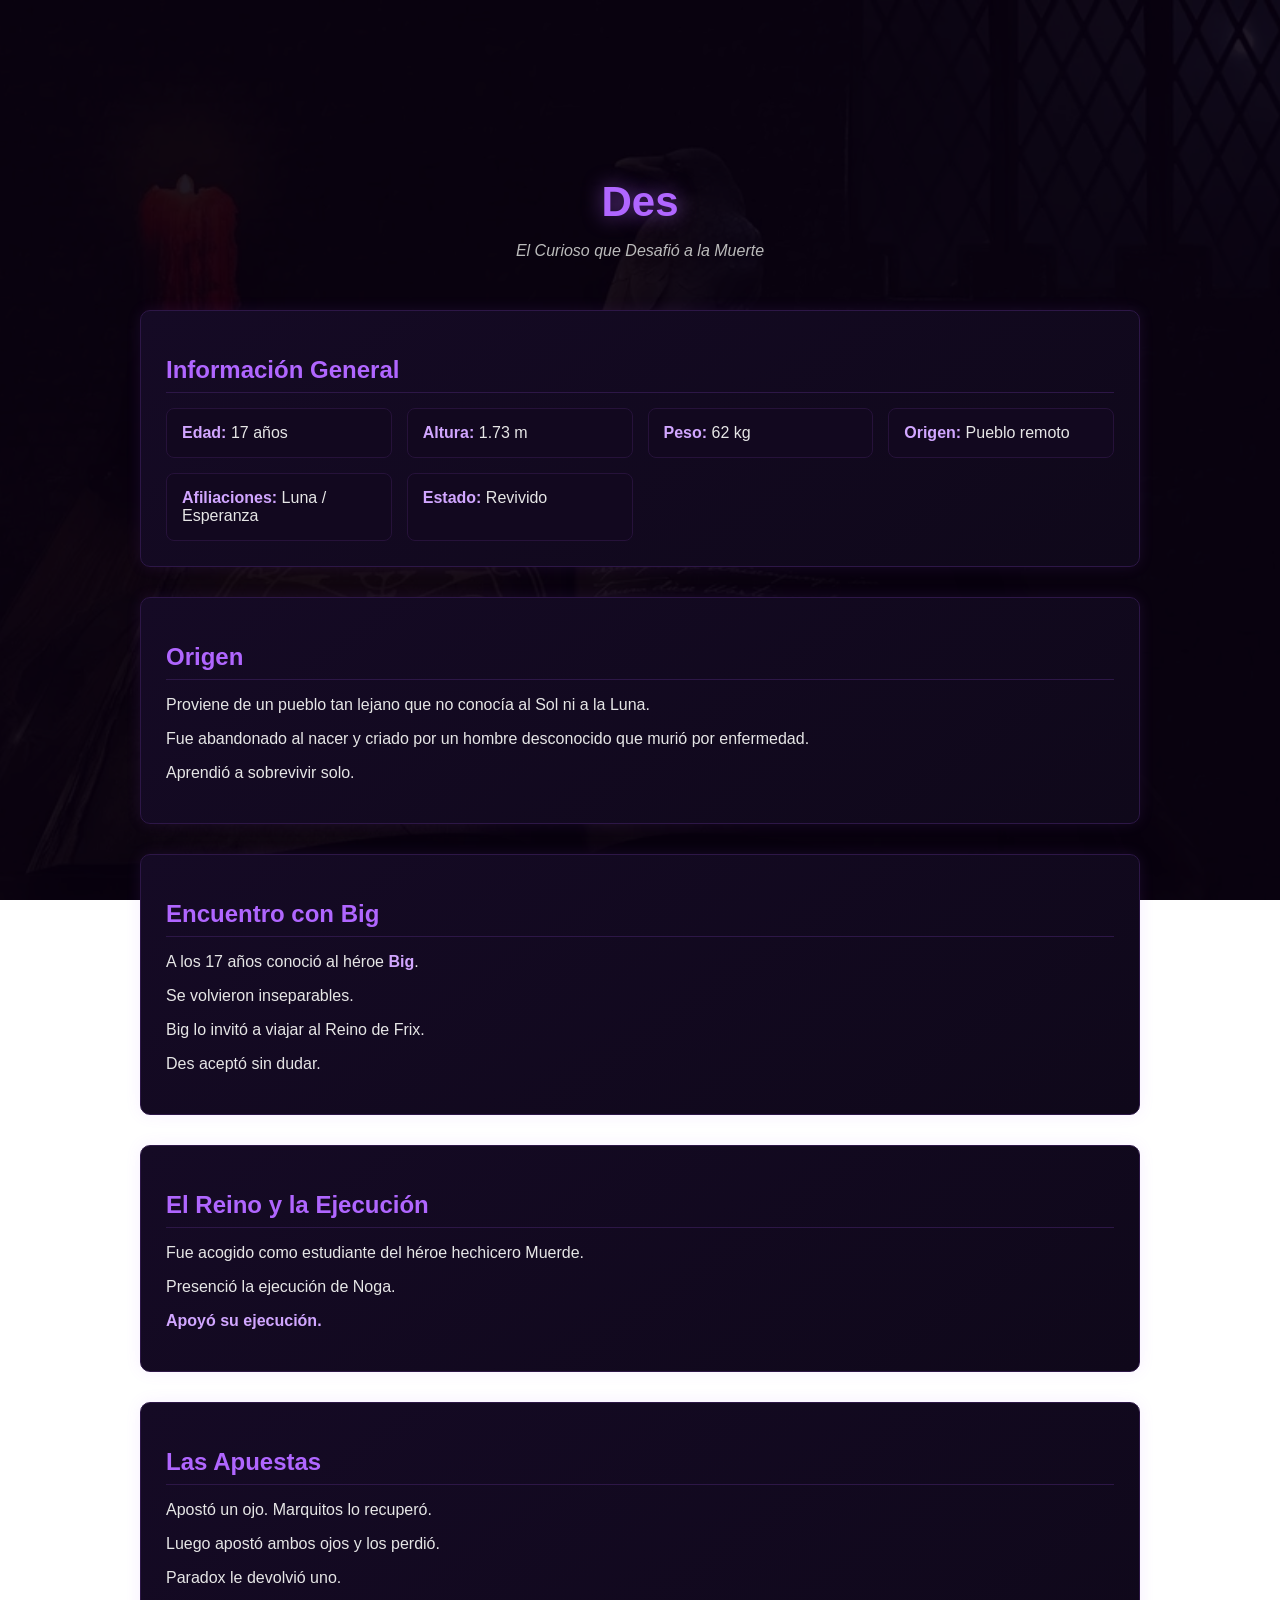
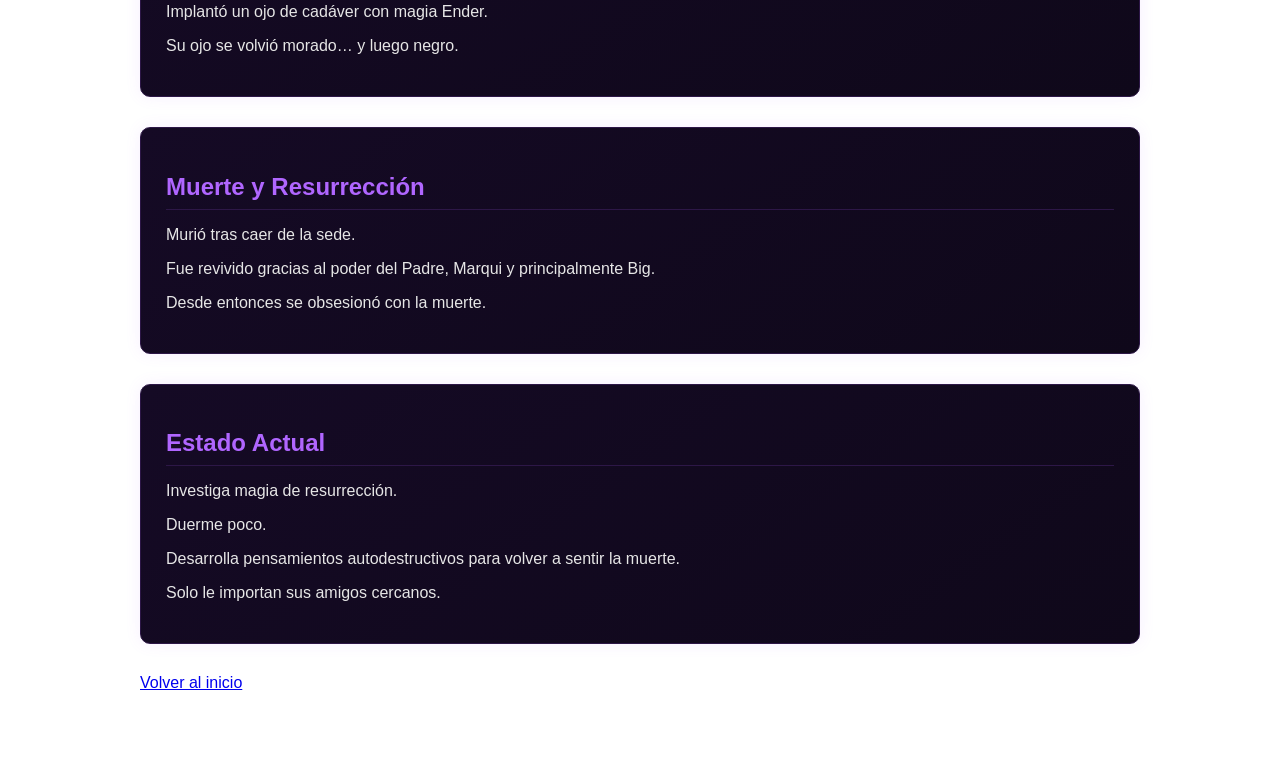
<file: des.html>
<!DOCTYPE html>
<html lang="es">
<head>
    <meta charset="UTF-8">
    <title>Des | El Curioso que Desafió a la Muerte</title>

    <style>
        body{
            margin:0;
            padding:0;
            font-family: Arial, sans-serif;
            background: url("fondo de des.png") center/cover no-repeat fixed;
            color:#e6e6e6;
            position:relative;
        }

        body::before{
            content:"";
            position:fixed;
            inset:0;
            background:rgba(8,0,15,0.9);
            z-index:-1;
        }

        .profile-container{
            max-width:1000px;
            margin:120px auto 60px auto;
            padding:30px;
        }

        .profile-header{
            text-align:center;
            margin-bottom:50px;
        }

        .profile-header h1{
            font-size:42px;
            color:#b066ff;
            text-shadow:0 0 20px rgba(176,102,255,0.6);
            margin-bottom:10px;
        }

        .profile-header p{
            font-style:italic;
            color:#bbb;
        }

        .profile-section{
            background:linear-gradient(145deg,#150a25,#0f081a);
            padding:25px;
            margin-bottom:30px;
            border-radius:10px;
            border:1px solid #2d1747;
            box-shadow:0 0 15px rgba(176,102,255,0.1);
            transition:0.3s;
        }

        .profile-section:hover{
            box-shadow:0 0 25px rgba(176,102,255,0.4);
            transform:translateY(-3px);
        }

        .profile-section h2{
            color:#b066ff;
            margin-bottom:15px;
            border-bottom:1px solid #2d1747;
            padding-bottom:8px;
        }

        .highlight{
            color:#d1a6ff;
            font-weight:bold;
        }

        .info-grid{
            display:grid;
            grid-template-columns:repeat(auto-fit,minmax(200px,1fr));
            gap:15px;
        }

        .info-box{
            background:#12081f;
            padding:15px;
            border-radius:8px;
            border:1px solid #26123a;
        }

        .info-box strong{
            color:#d1a6ff;
        }

        .back-btn{
            display:inline-block;
            margin-top:30px;
            padding:12px 25px;
            background:#b066ff;
            text-decoration:none;
            color:white;
            border-radius:6px;
            transition:0.3s;
            box-shadow:0 0 15px rgba(176,102,255,0.4);
        }

        .back-btn:hover{
            background:#d1a6ff;
            color:black;
            box-shadow:0 0 25px rgba(176,102,255,0.8);
            transform:scale(1.05);
        }

        @media (max-width:768px){
            .profile-container{
                padding:15px;
                margin-top:80px;
            }

            .profile-header h1{
                font-size:28px;
            }
        }
    </style>
</head>

<body>

<div class="profile-container">

    <div class="profile-header">
        <h1>Des</h1>
        <p><em>El Curioso que Desafió a la Muerte</em></p>
    </div>

    <div class="profile-section">
        <h2>Información General</h2>
        <div class="info-grid">
            <div class="info-box"><strong>Edad:</strong> 17 años</div>
            <div class="info-box"><strong>Altura:</strong> 1.73 m</div>
            <div class="info-box"><strong>Peso:</strong> 62 kg</div>
            <div class="info-box"><strong>Origen:</strong> Pueblo remoto</div>
            <div class="info-box"><strong>Afiliaciones:</strong> Luna / Esperanza</div>
            <div class="info-box"><strong>Estado:</strong> Revivido</div>
        </div>
    </div>

    <div class="profile-section">
        <h2>Origen</h2>
        <p>Proviene de un pueblo tan lejano que no conocía al Sol ni a la Luna.</p>
        <p>Fue abandonado al nacer y criado por un hombre desconocido que murió por enfermedad.</p>
        <p>Aprendió a sobrevivir solo.</p>
    </div>

    <div class="profile-section">
        <h2>Encuentro con Big</h2>
        <p>A los 17 años conoció al héroe <span class="highlight">Big</span>.</p>
        <p>Se volvieron inseparables.</p>
        <p>Big lo invitó a viajar al Reino de Frix.</p>
        <p>Des aceptó sin dudar.</p>
    </div>

    <div class="profile-section">
        <h2>El Reino y la Ejecución</h2>
        <p>Fue acogido como estudiante del héroe hechicero Muerde.</p>
        <p>Presenció la ejecución de Noga.</p>
        <p><span class="highlight">Apoyó su ejecución.</span></p>
    </div>

    <div class="profile-section">
        <h2>Las Apuestas</h2>
        <p>Apostó un ojo. Marquitos lo recuperó.</p>
        <p>Luego apostó ambos ojos y los perdió.</p>
        <p>Paradox le devolvió uno.</p>
        <p>Implantó un ojo de cadáver con magia Ender.</p>
        <p>Su ojo se volvió morado… y luego negro.</p>
    </div>

    <div class="profile-section">
        <h2>Muerte y Resurrección</h2>
        <p>Murió tras caer de la sede.</p>
        <p>Fue revivido gracias al poder del Padre, Marqui y principalmente Big.</p>
        <p>Desde entonces se obsesionó con la muerte.</p>
    </div>

    <div class="profile-section">
        <h2>Estado Actual</h2>
        <p>Investiga magia de resurrección.</p>
        <p>Duerme poco.</p>
        <p>Desarrolla pensamientos autodestructivos para volver a sentir la muerte.</p>
        <p>Solo le importan sus amigos cercanos.</p>
    </div>
   <a href="index.html">Volver al inicio</a>

</div>

</body>
</html>
</file>
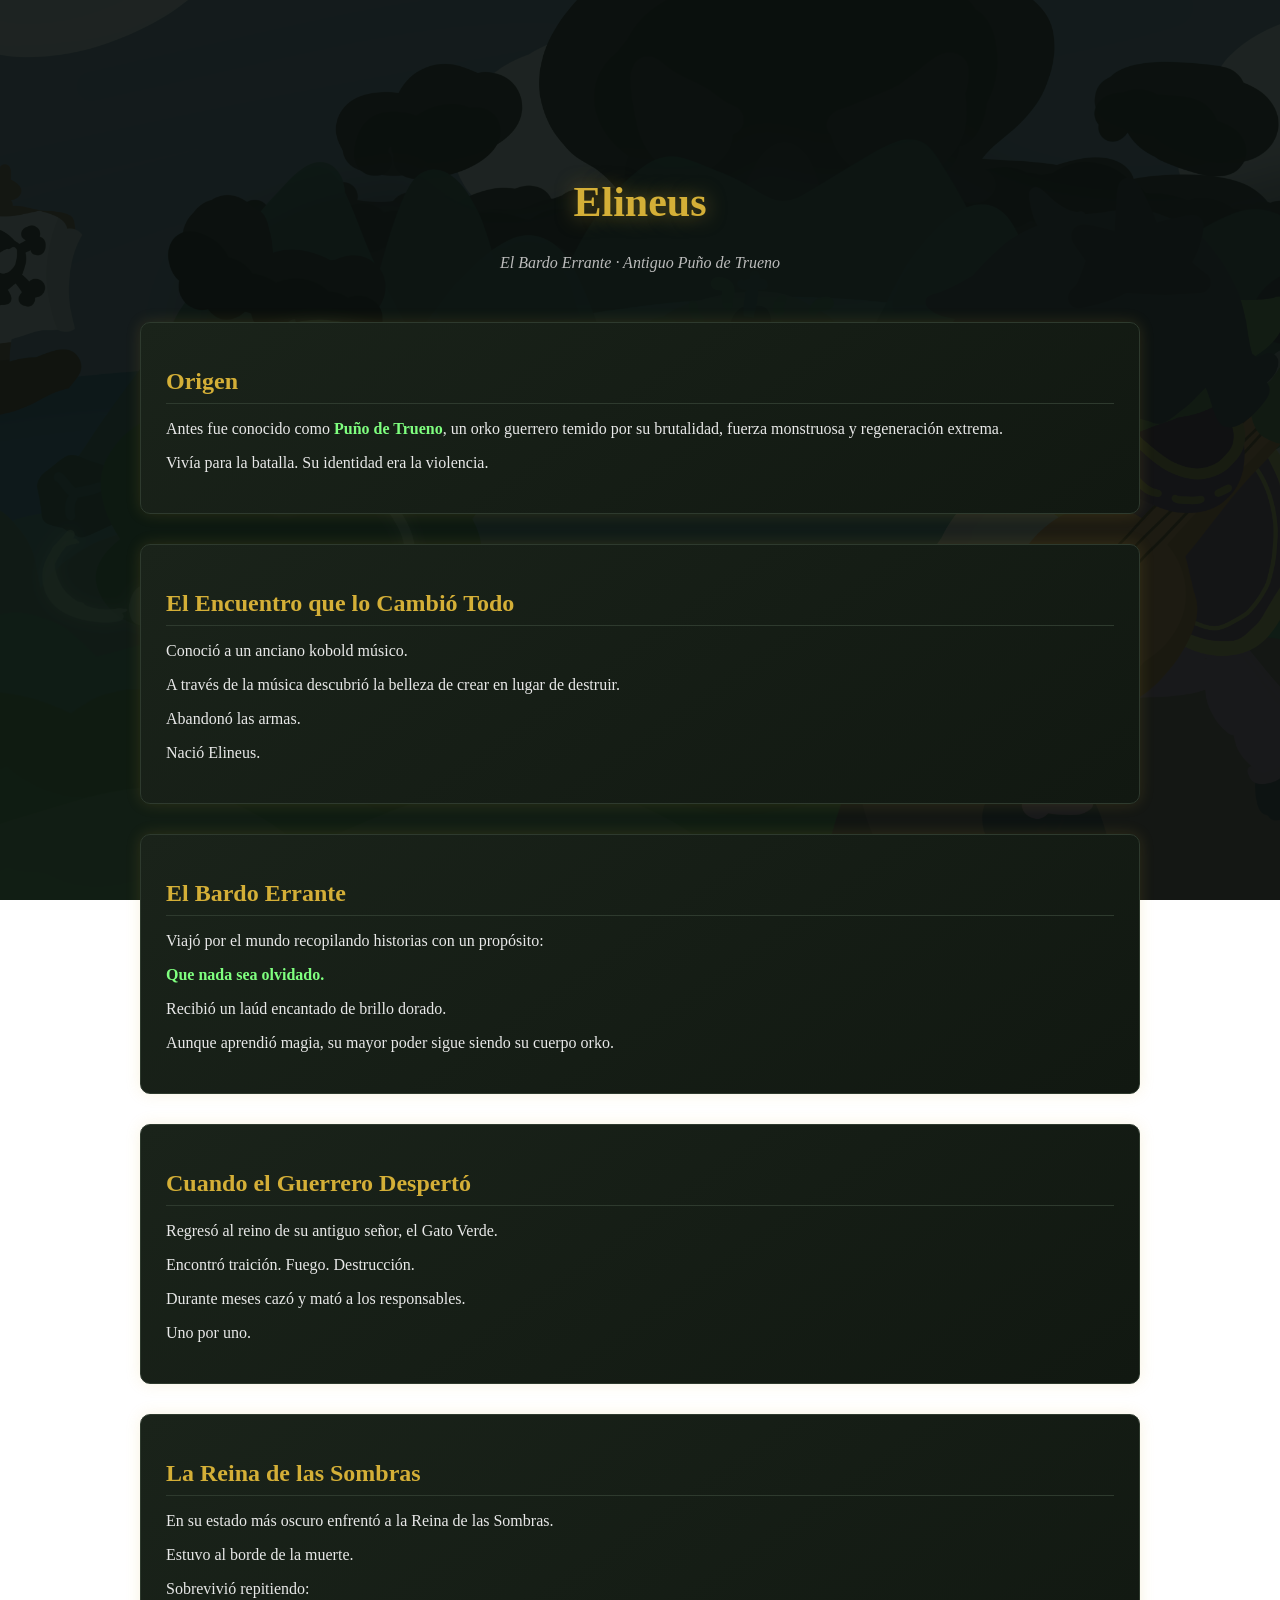
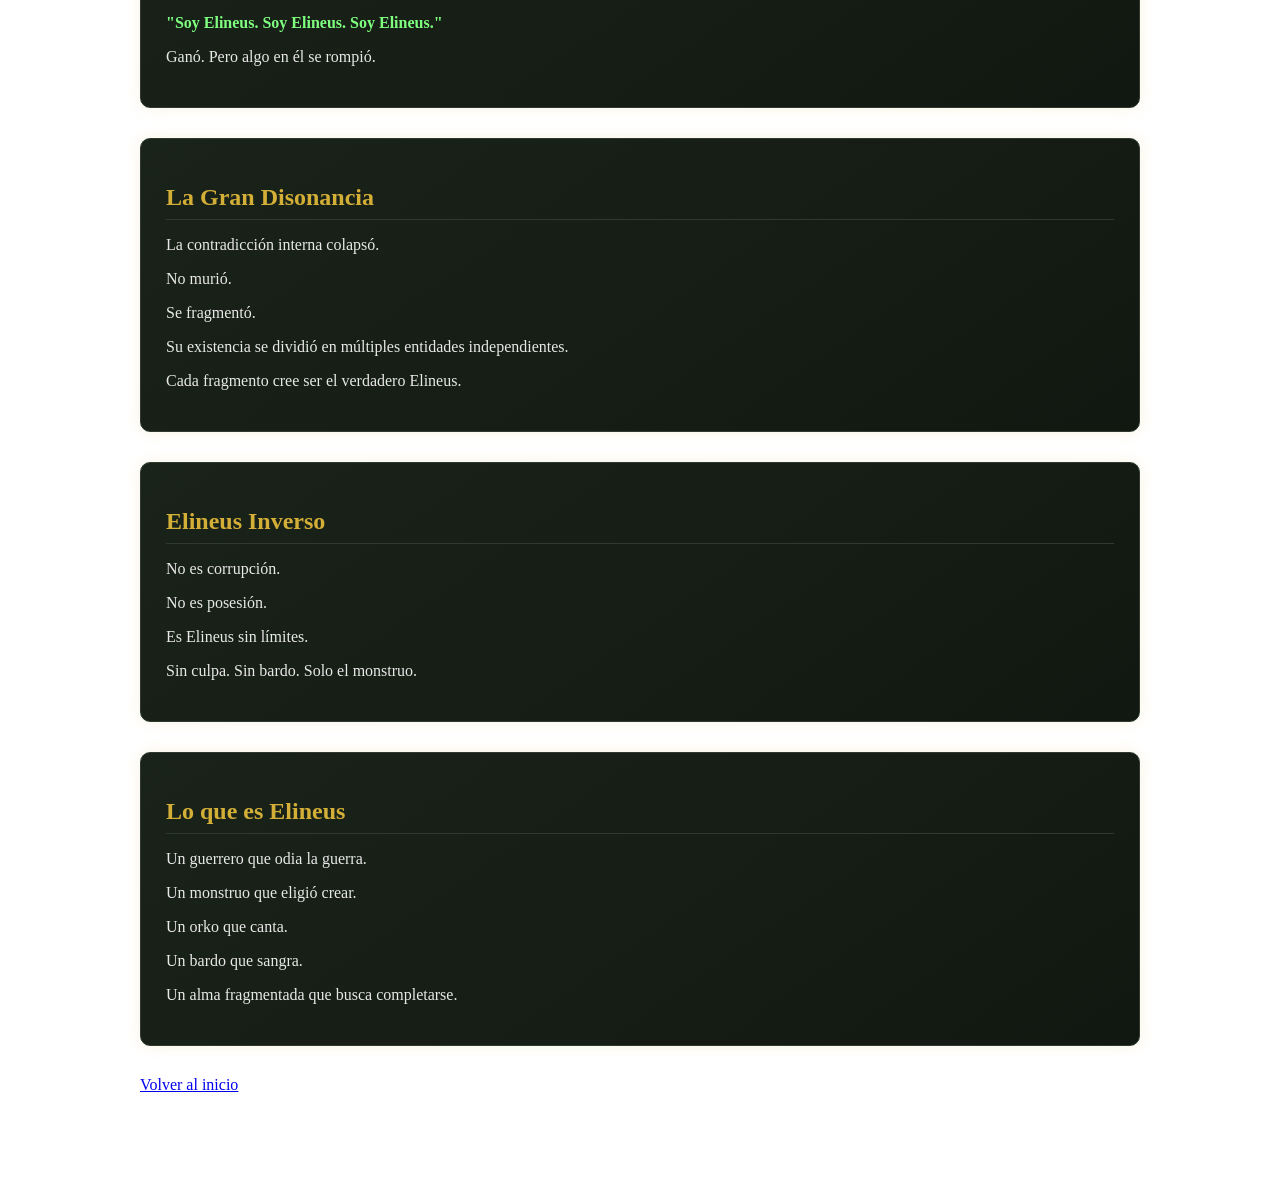
<file: elineus.html>
<!DOCTYPE html>
<html lang="es">
<head>
<meta charset="UTF-8">
<title>Elineus | El Bardo Errante</title>

<style>
body{
    margin:0;
    padding:0;
    font-family: 'Georgia', serif;
    background:url("fondo de elineus.png") center/cover no-repeat fixed;
    color:#e8e8e8;
    position:relative;
}

body::before{
    content:"";
    position:fixed;
    inset:0;
    background:rgba(10,15,10,0.90);
    z-index:-1;
}

.profile-container{
    max-width:1000px;
    margin:120px auto 60px auto;
    padding:30px;
}

.profile-header{
    text-align:center;
    margin-bottom:50px;
}

.profile-header h1{
    font-size:42px;
    color:#d4af37;
    text-shadow:0 0 20px rgba(212,175,55,0.5);
}

.profile-header p{
    font-style:italic;
    color:#bbb;
}

.profile-section{
    background:linear-gradient(145deg,#1a231a,#111811);
    padding:25px;
    margin-bottom:30px;
    border-radius:10px;
    border:1px solid #2e3a2e;
    box-shadow:0 0 15px rgba(212,175,55,0.15);
    transition:0.3s;
}

.profile-section:hover{
    box-shadow:0 0 25px rgba(212,175,55,0.4);
    transform:translateY(-3px);
}

.profile-section h2{
    color:#d4af37;
    border-bottom:1px solid #2e3a2e;
    padding-bottom:8px;
    margin-bottom:15px;
}

.highlight{
    color:#7fff7f;
    font-weight:bold;
}

.back-btn{
    display:inline-block;
    margin-top:30px;
    padding:12px 25px;
    background:#d4af37;
    text-decoration:none;
    color:black;
    border-radius:6px;
    transition:0.3s;
    box-shadow:0 0 15px rgba(212,175,55,0.4);
}

.back-btn:hover{
    background:#ffffff;
    transform:scale(1.05);
}
</style>
</head>

<body>

<div class="profile-container">

<div class="profile-header">
    <h1>Elineus</h1>
    <p><em>El Bardo Errante · Antiguo Puño de Trueno</em></p>
</div>

<div class="profile-section">
<h2>Origen</h2>
<p>Antes fue conocido como <span class="highlight">Puño de Trueno</span>, un orko guerrero temido por su brutalidad, fuerza monstruosa y regeneración extrema.</p>
<p>Vivía para la batalla. Su identidad era la violencia.</p>
</div>

<div class="profile-section">
<h2>El Encuentro que lo Cambió Todo</h2>
<p>Conoció a un anciano kobold músico.</p>
<p>A través de la música descubrió la belleza de crear en lugar de destruir.</p>
<p>Abandonó las armas.</p>
<p>Nació Elineus.</p>
</div>

<div class="profile-section">
<h2>El Bardo Errante</h2>
<p>Viajó por el mundo recopilando historias con un propósito:</p>
<p class="highlight">Que nada sea olvidado.</p>
<p>Recibió un laúd encantado de brillo dorado.</p>
<p>Aunque aprendió magia, su mayor poder sigue siendo su cuerpo orko.</p>
</div>

<div class="profile-section">
<h2>Cuando el Guerrero Despertó</h2>
<p>Regresó al reino de su antiguo señor, el Gato Verde.</p>
<p>Encontró traición. Fuego. Destrucción.</p>
<p>Durante meses cazó y mató a los responsables.</p>
<p>Uno por uno.</p>
</div>

<div class="profile-section">
<h2>La Reina de las Sombras</h2>
<p>En su estado más oscuro enfrentó a la Reina de las Sombras.</p>
<p>Estuvo al borde de la muerte.</p>
<p>Sobrevivió repitiendo:</p>
<p class="highlight">"Soy Elineus. Soy Elineus. Soy Elineus."</p>
<p>Ganó. Pero algo en él se rompió.</p>
</div>

<div class="profile-section">
<h2>La Gran Disonancia</h2>
<p>La contradicción interna colapsó.</p>
<p>No murió.</p>
<p>Se fragmentó.</p>
<p>Su existencia se dividió en múltiples entidades independientes.</p>
<p>Cada fragmento cree ser el verdadero Elineus.</p>
</div>

<div class="profile-section">
<h2>Elineus Inverso</h2>
<p>No es corrupción.</p>
<p>No es posesión.</p>
<p>Es Elineus sin límites.</p>
<p>Sin culpa. Sin bardo. Solo el monstruo.</p>
</div>

<div class="profile-section">
<h2>Lo que es Elineus</h2>
<p>Un guerrero que odia la guerra.</p>
<p>Un monstruo que eligió crear.</p>
<p>Un orko que canta.</p>
<p>Un bardo que sangra.</p>
<p>Un alma fragmentada que busca completarse.</p>
</div>

   <a href="index.html">Volver al inicio</a>


</div>

</body>
</html>
</file>
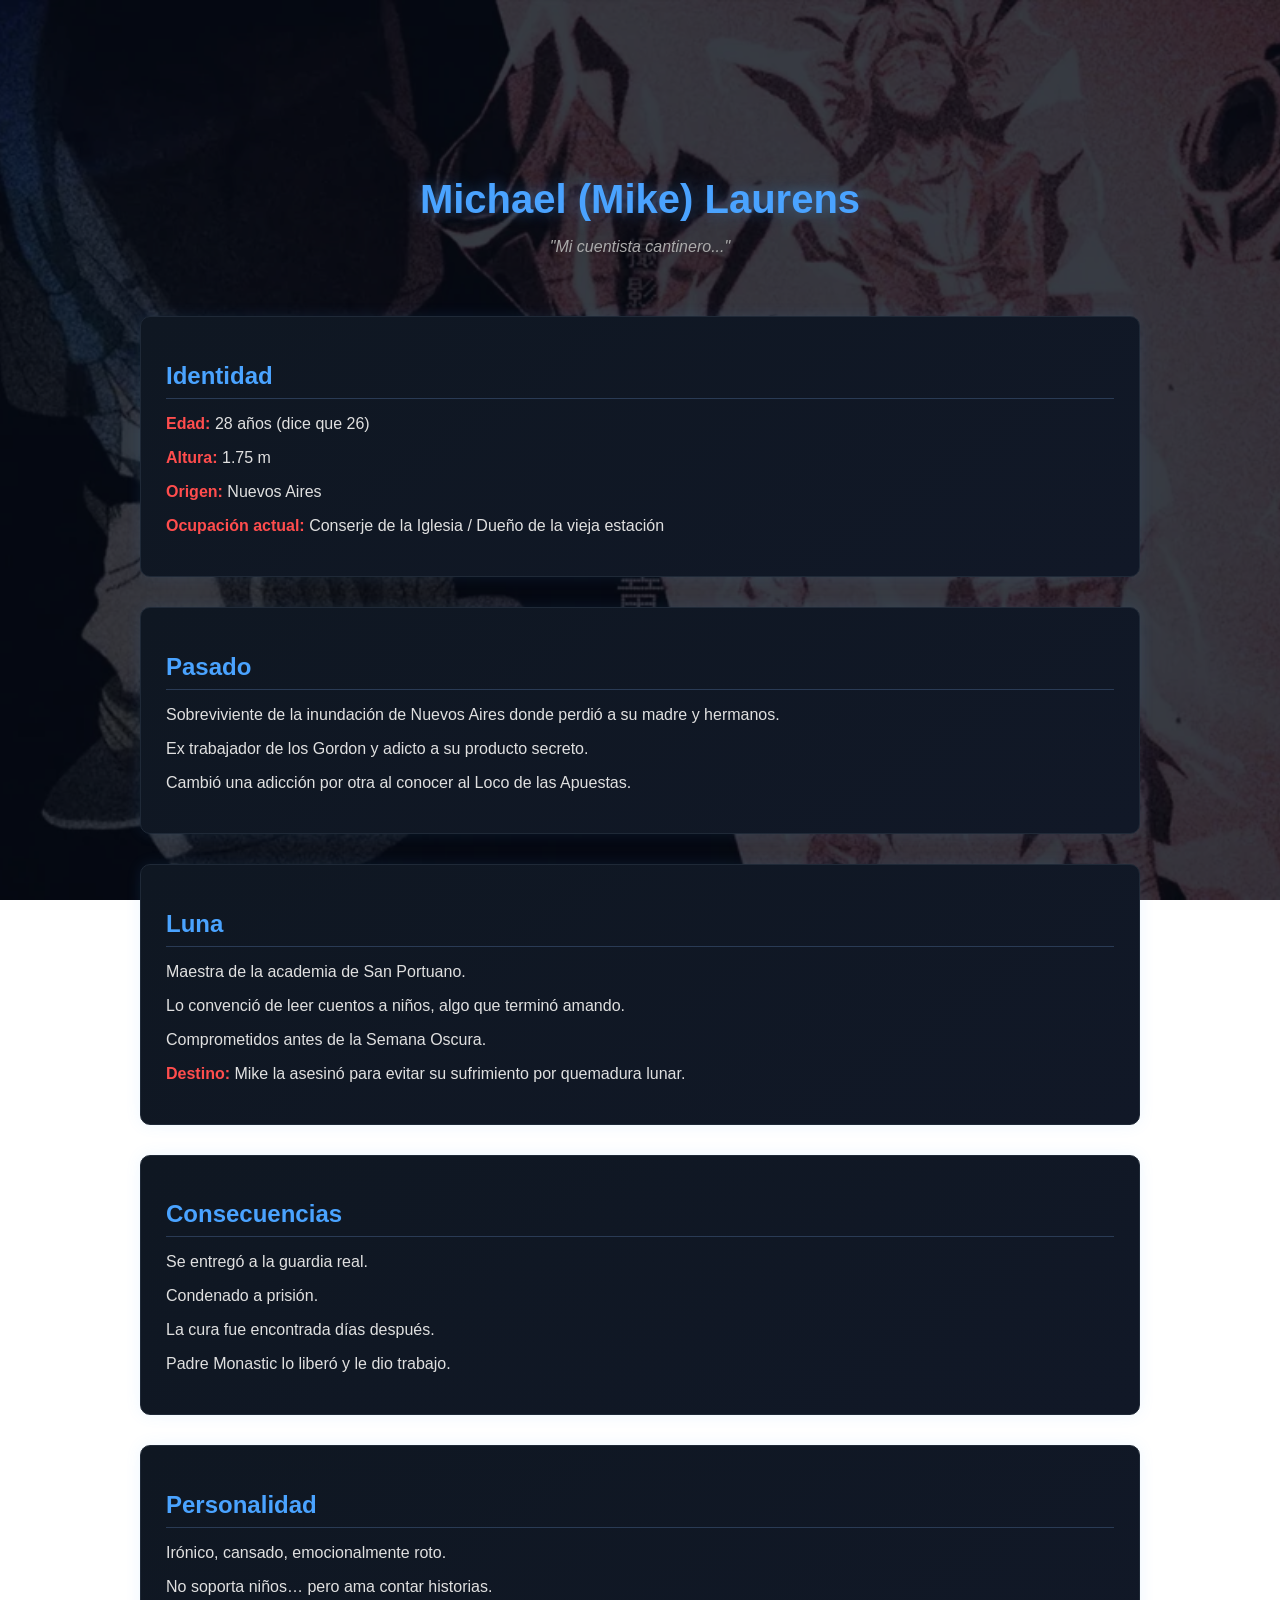
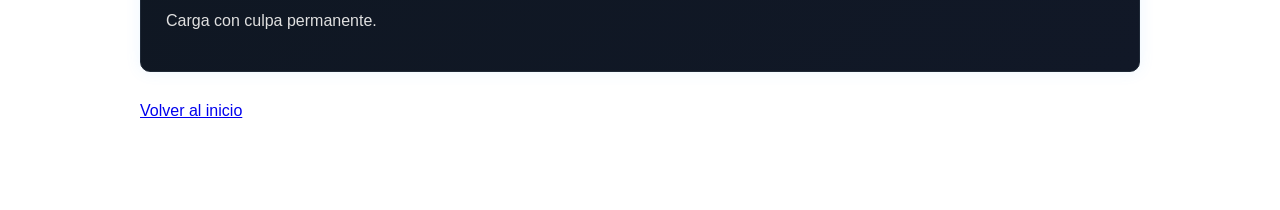
<file: mike.html>
<!DOCTYPE html>
<html lang="es">
<head>
    <meta charset="UTF-8">
    <title>Michael Laurens</title>

    <style>
        body{
            margin:0;
            padding:0;
            font-family: Arial, sans-serif;
            background: url("fondo de mike.png") center/cover no-repeat fixed;
            color:#e0e0e0;
            position:relative;
        }

      
        body::before{
            content:"";
            position:fixed;
            inset:0;
            background:rgba(5,10,20,0.8);
            z-index:-1;
        }

        .profile-container{
            max-width:1000px;
            margin:120px auto 60px auto;
            padding:30px;
        }

        .profile-header{
            text-align:center;
            margin-bottom:60px;
        }

        .profile-header h1{
            font-size:40px;
            color:#4aa3ff;
            text-shadow:0 0 15px rgba(74,163,255,0.4);
            margin-bottom:10px;
        }

        .profile-header p{
            font-style:italic;
            color:#aaa;
        }

        .profile-section{
            background:linear-gradient(145deg,#0f1722,#111827);
            padding:25px;
            margin-bottom:30px;
            border-radius:10px;
            border:1px solid #1f2937;
            box-shadow:0 0 15px rgba(74,163,255,0.1);
            transition:0.3s;
        }

        .profile-section:hover{
            box-shadow:0 0 25px rgba(74,163,255,0.3);
            transform:translateY(-3px);
        }

        .profile-section h2{
            color:#4aa3ff;
            margin-bottom:15px;
            border-bottom:1px solid #2a3b55;
            padding-bottom:8px;
        }

        .highlight{
            color:#ff4d4d;
            font-weight:bold;
        }

        ul{
            padding-left:20px;
        }

        .back-btn{
            display:inline-block;
            margin-top:30px;
            padding:12px 25px;
            background:#4aa3ff;
            text-decoration:none;
            color:white;
            border-radius:6px;
            transition:0.3s;
            box-shadow:0 0 15px rgba(74,163,255,0.3);
        }

        .back-btn:hover{
            background:#2b82d9;
            box-shadow:0 0 25px rgba(74,163,255,0.6);
            transform:scale(1.05);
        }

        @media (max-width:768px){
            .profile-container{
                padding:15px;
                margin-top:80px;
            }

            .profile-header h1{
                font-size:28px;
            }
        }
    </style>
</head>

<body>

<div class="profile-container">

    <div class="profile-header">
        <h1>Michael (Mike) Laurens</h1>
        <p><em>"Mi cuentista cantinero..."</em></p>
    </div>

    <div class="profile-section">
        <h2>Identidad</h2>
        <p><span class="highlight">Edad:</span> 28 años (dice que 26)</p>
        <p><span class="highlight">Altura:</span> 1.75 m</p>
        <p><span class="highlight">Origen:</span> Nuevos Aires</p>
        <p><span class="highlight">Ocupación actual:</span> Conserje de la Iglesia / Dueño de la vieja estación</p>
    </div>

    <div class="profile-section">
        <h2>Pasado</h2>
        <p>Sobreviviente de la inundación de Nuevos Aires donde perdió a su madre y hermanos.</p>
        <p>Ex trabajador de los Gordon y adicto a su producto secreto.</p>
        <p>Cambió una adicción por otra al conocer al Loco de las Apuestas.</p>
    </div>

    <div class="profile-section">
        <h2>Luna</h2>
        <p>Maestra de la academia de San Portuano.</p>
        <p>Lo convenció de leer cuentos a niños, algo que terminó amando.</p>
        <p>Comprometidos antes de la Semana Oscura.</p>
        <p><span class="highlight">Destino:</span> Mike la asesinó para evitar su sufrimiento por quemadura lunar.</p>
    </div>

    <div class="profile-section">
        <h2>Consecuencias</h2>
        <p>Se entregó a la guardia real.</p>
        <p>Condenado a prisión.</p>
        <p>La cura fue encontrada días después.</p>
        <p>Padre Monastic lo liberó y le dio trabajo.</p>
    </div>

    <div class="profile-section">
        <h2>Personalidad</h2>
        <p>Irónico, cansado, emocionalmente roto.</p>
        <p>No soporta niños… pero ama contar historias.</p>
        <p>Carga con culpa permanente.</p>
    </div>

    <a href="index.html">Volver al inicio</a>

</div>

</body>
</html>
</file>
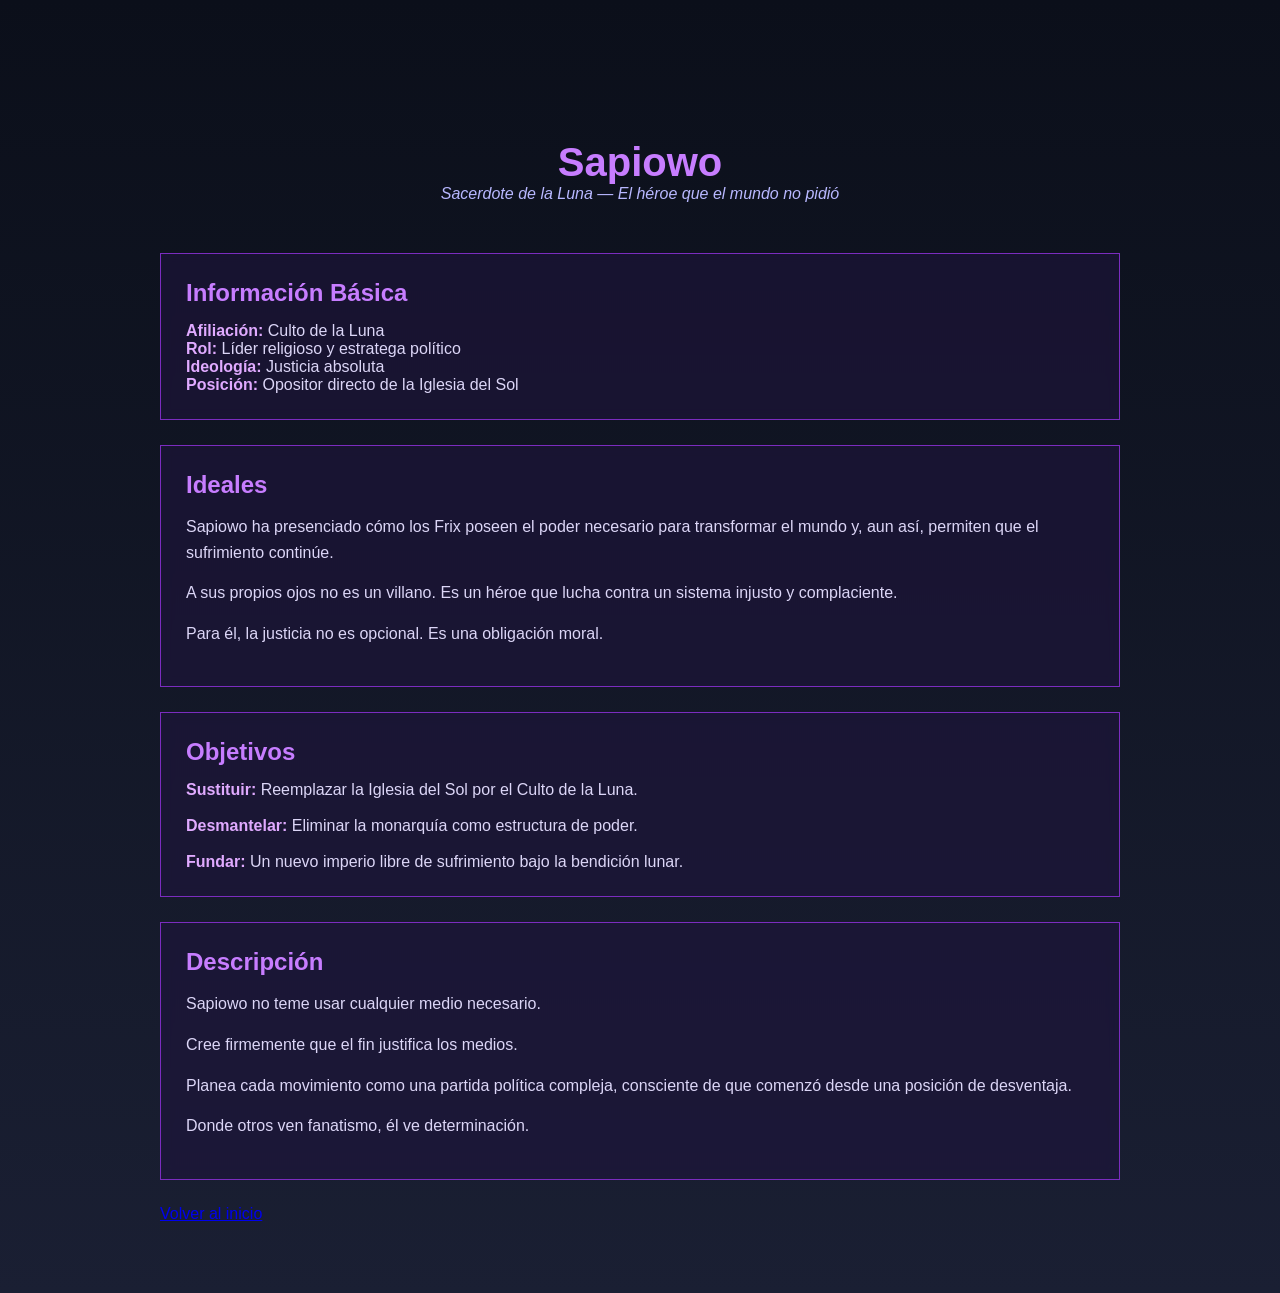
<file: sapiowo.html>
<!DOCTYPE html>
<html lang="es">
<head>
    <meta charset="UTF-8">
    <title>Sapiowo | Sacerdote de la Luna</title>
    <link rel="stylesheet" href="Estilo.css">

    <style>
        body{
            background:linear-gradient(to bottom, #0b0f1a, #1a1f33);
            color:#dcd6f7;
        }

        .profile-container{
            max-width:1000px;
            margin:120px auto 50px auto;
            padding:20px;
        }

        .profile-header{
            text-align:center;
            margin-bottom:50px;
        }

        .profile-header h1{
            font-size:40px;
            color:#c77dff;
        }

        .profile-header p{
            color:#b8b8ff;
        }

        .profile-section{
            background:rgba(30, 20, 60, 0.6);
            padding:25px;
            margin-bottom:25px;
            border:1px solid #7b2cbf;
            backdrop-filter:blur(6px);
        }

        .profile-section h2{
            color:#c77dff;
            margin-bottom:15px;
        }

        .highlight{
            color:#e0aaff;
            font-weight:bold;
        }

        .back-btn{
            display:inline-block;
            margin-top:20px;
            padding:10px 20px;
            background:#7b2cbf;
            text-decoration:none;
            color:white;
            font-weight:bold;
        }

        .back-btn:hover{
            background:#9d4edd;
        }

        .lore-text{
            line-height:1.6;
            margin-bottom:15px;
        }
    </style>
</head>
<body>

<div class="profile-container">

    <div class="profile-header">
        <h1>Sapiowo</h1>
        <p><em>Sacerdote de la Luna — El héroe que el mundo no pidió</em></p>
    </div>


    <div class="profile-section">
        <h2>Información Básica</h2>
        <p><span class="highlight">Afiliación:</span> Culto de la Luna</p>
        <p><span class="highlight">Rol:</span> Líder religioso y estratega político</p>
        <p><span class="highlight">Ideología:</span> Justicia absoluta</p>
        <p><span class="highlight">Posición:</span> Opositor directo de la Iglesia del Sol</p>
    </div>

    <div class="profile-section">
        <h2>Ideales</h2>

        <p class="lore-text">
            Sapiowo ha presenciado cómo los Frix poseen el poder necesario
            para transformar el mundo y, aun así, permiten que el sufrimiento continúe.
        </p>

        <p class="lore-text">
            A sus propios ojos no es un villano.
            Es un héroe que lucha contra un sistema injusto y complaciente.
        </p>

        <p class="lore-text">
            Para él, la justicia no es opcional.
            Es una obligación moral.
        </p>
    </div>

    <div class="profile-section">
        <h2>Objetivos</h2>

        <p>
            <span class="highlight">Sustituir:</span>
            Reemplazar la Iglesia del Sol por el Culto de la Luna.
        </p>

        <br>

        <p>
            <span class="highlight">Desmantelar:</span>
            Eliminar la monarquía como estructura de poder.
        </p>

        <br>

        <p>
            <span class="highlight">Fundar:</span>
            Un nuevo imperio libre de sufrimiento bajo la bendición lunar.
        </p>
    </div>

    <div class="profile-section">
        <h2>Descripción</h2>

        <p class="lore-text">
            Sapiowo no teme usar cualquier medio necesario.
        </p>

        <p class="lore-text">
            Cree firmemente que el fin justifica los medios.
        </p>

        <p class="lore-text">
            Planea cada movimiento como una partida política compleja,
            consciente de que comenzó desde una posición de desventaja.
        </p>

        <p class="lore-text">
            Donde otros ven fanatismo,
            él ve determinación.
        </p>
    </div>

      <a href="index.html">Volver al inicio</a>


</div>

</body>
</html>
</file>
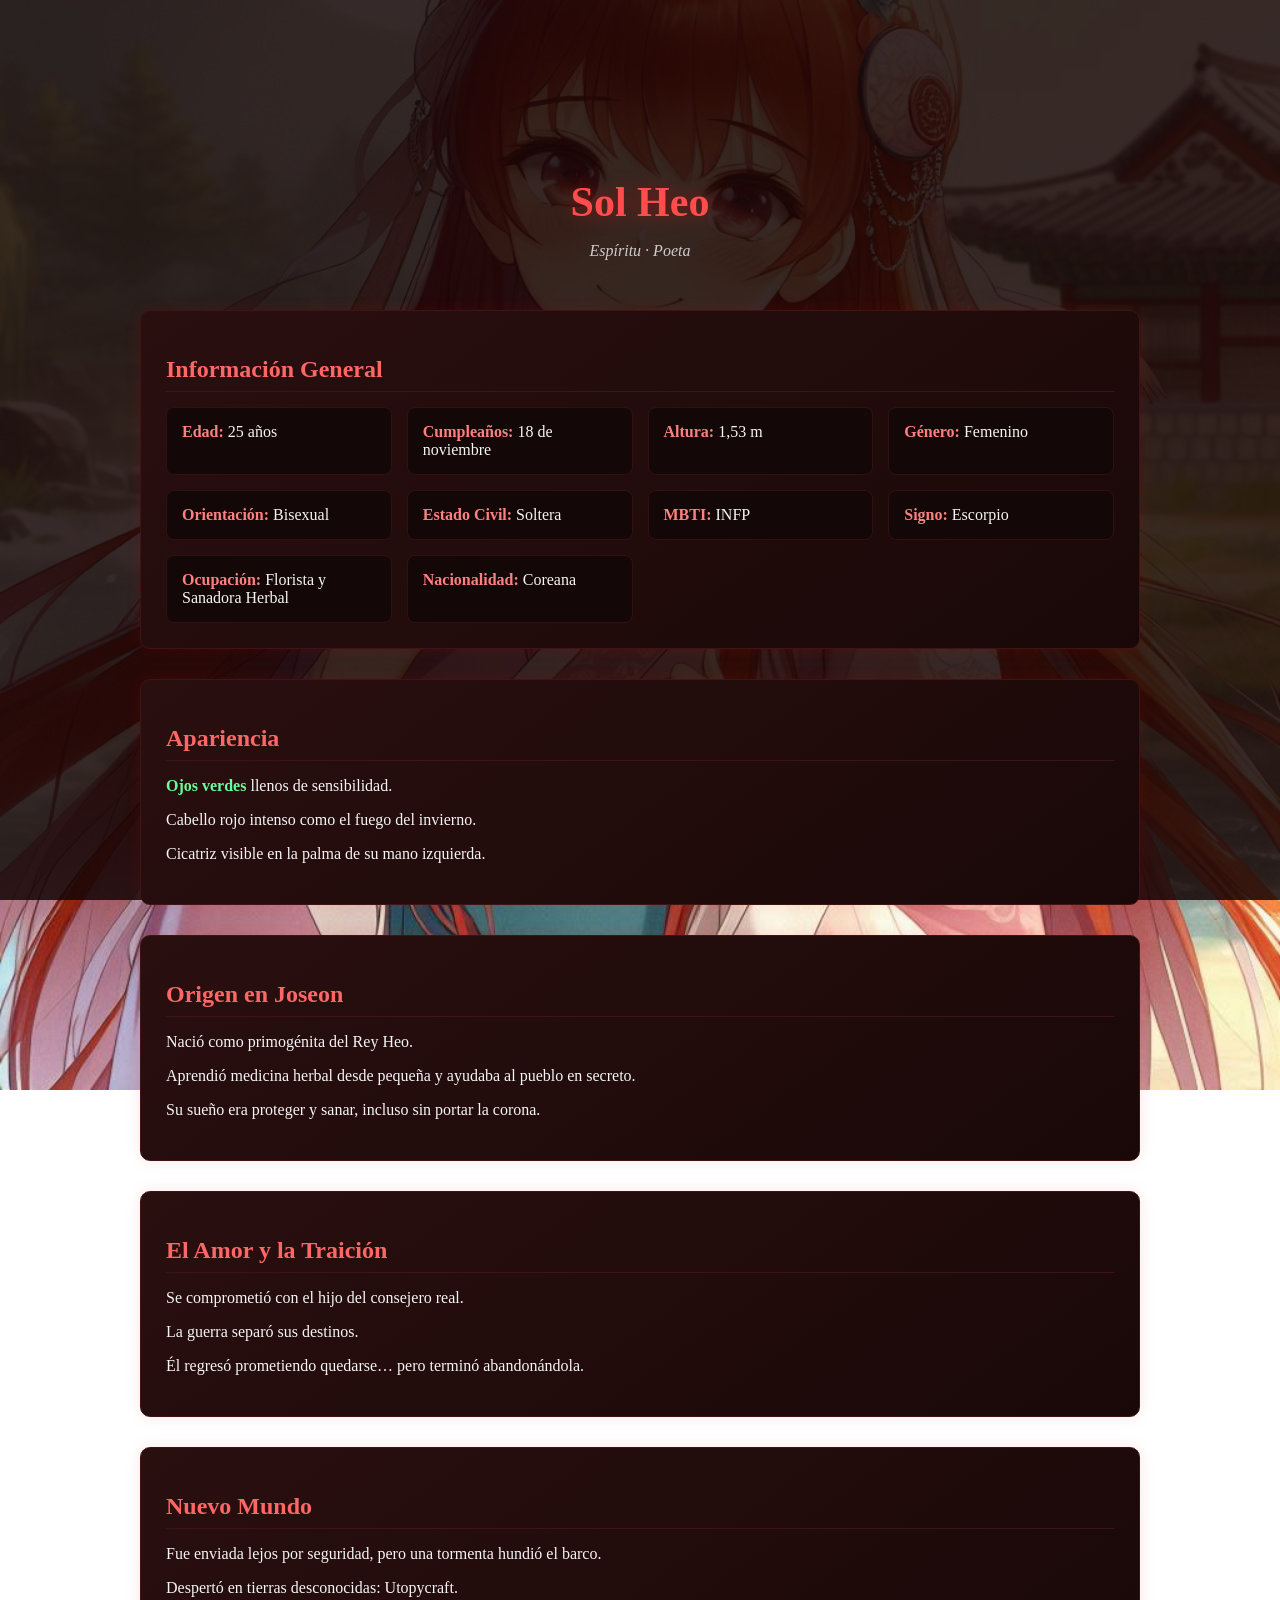
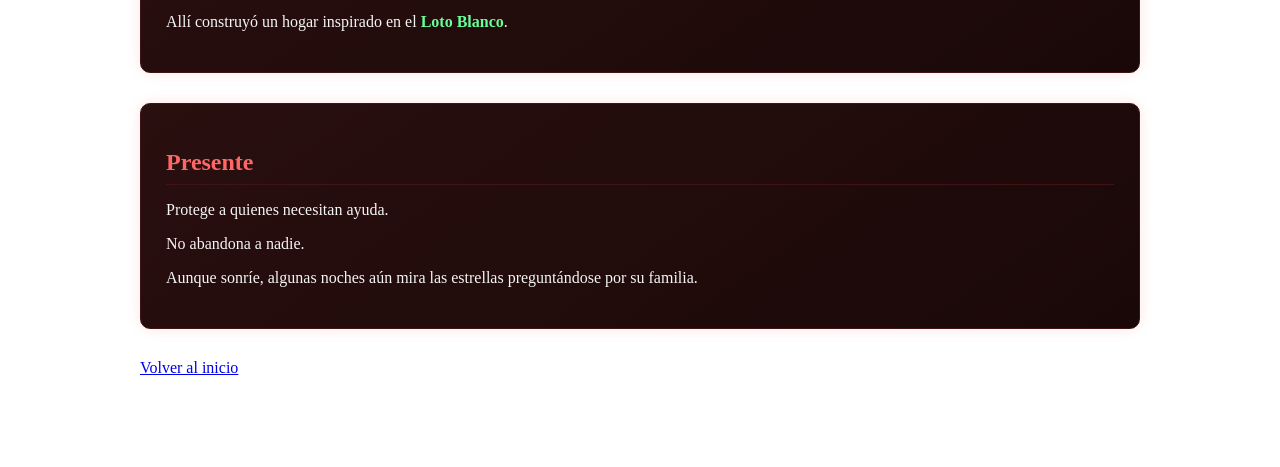
<file: sol.html>
<!DOCTYPE html>
<html lang="es">
<head>
<meta charset="UTF-8">
<title>Sol Heo | Espíritu Poeta</title>

<style>
body{
    margin:0;
    padding:0;
    font-family: 'Georgia', serif;
    background:url("fondo de sol.png") center/cover no-repeat fixed;
    color:#f5f5f5;
    position:relative;
}

body::before{
    content:"";
    position:fixed;
    inset:0;
    background:rgba(20,5,5,0.85);
    z-index:-1;
}

.profile-container{
    max-width:1000px;
    margin:120px auto 60px auto;
    padding:30px;
}

.profile-header{
    text-align:center;
    margin-bottom:50px;
}

.profile-header h1{
    font-size:42px;
    color:#ff4d4d;
    text-shadow:0 0 20px rgba(255,0,0,0.4);
    margin-bottom:10px;
}

.profile-header p{
    font-style:italic;
    color:#ccc;
}

.profile-section{
    background:linear-gradient(145deg,#2a0f0f,#1a0808);
    padding:25px;
    margin-bottom:30px;
    border-radius:10px;
    border:1px solid #401414;
    box-shadow:0 0 15px rgba(255,0,0,0.1);
    transition:0.3s;
}

.profile-section:hover{
    box-shadow:0 0 25px rgba(255,80,80,0.4);
    transform:translateY(-3px);
}

.profile-section h2{
    color:#ff6666;
    margin-bottom:15px;
    border-bottom:1px solid #401414;
    padding-bottom:8px;
}

.info-grid{
    display:grid;
    grid-template-columns:repeat(auto-fit,minmax(200px,1fr));
    gap:15px;
}

.info-box{
    background:#140707;
    padding:15px;
    border-radius:8px;
    border:1px solid #331010;
}

.info-box strong{
    color:#ff8080;
}

.highlight{
    color:#66ff99;
    font-weight:bold;
}

.back-btn{
    display:inline-block;
    margin-top:30px;
    padding:12px 25px;
    background:#ff4d4d;
    text-decoration:none;
    color:white;
    border-radius:6px;
    transition:0.3s;
    box-shadow:0 0 15px rgba(255,0,0,0.4);
}

.back-btn:hover{
    background:#66ff99;
    color:black;
    box-shadow:0 0 25px rgba(0,255,150,0.6);
    transform:scale(1.05);
}

@media (max-width:768px){
    .profile-container{
        padding:15px;
        margin-top:80px;
    }

    .profile-header h1{
        font-size:28px;
    }
}
</style>
</head>

<body>

<div class="profile-container">

<div class="profile-header">
    <h1>Sol Heo</h1>
    <p><em>Espíritu · Poeta</em></p>
</div>

<div class="profile-section">
<h2>Información General</h2>
<div class="info-grid">
    <div class="info-box"><strong>Edad:</strong> 25 años</div>
    <div class="info-box"><strong>Cumpleaños:</strong> 18 de noviembre</div>
    <div class="info-box"><strong>Altura:</strong> 1,53 m</div>
    <div class="info-box"><strong>Género:</strong> Femenino</div>
    <div class="info-box"><strong>Orientación:</strong> Bisexual</div>
    <div class="info-box"><strong>Estado Civil:</strong> Soltera</div>
    <div class="info-box"><strong>MBTI:</strong> INFP</div>
    <div class="info-box"><strong>Signo:</strong> Escorpio</div>
    <div class="info-box"><strong>Ocupación:</strong> Florista y Sanadora Herbal</div>
    <div class="info-box"><strong>Nacionalidad:</strong> Coreana</div>
</div>
</div>

<div class="profile-section">
<h2>Apariencia</h2>
<p><span class="highlight">Ojos verdes</span> llenos de sensibilidad.</p>
<p>Cabello rojo intenso como el fuego del invierno.</p>
<p>Cicatriz visible en la palma de su mano izquierda.</p>
</div>

<div class="profile-section">
<h2>Origen en Joseon</h2>
<p>Nació como primogénita del Rey Heo.</p>
<p>Aprendió medicina herbal desde pequeña y ayudaba al pueblo en secreto.</p>
<p>Su sueño era proteger y sanar, incluso sin portar la corona.</p>
</div>

<div class="profile-section">
<h2>El Amor y la Traición</h2>
<p>Se comprometió con el hijo del consejero real.</p>
<p>La guerra separó sus destinos.</p>
<p>Él regresó prometiendo quedarse… pero terminó abandonándola.</p>
</div>

<div class="profile-section">
<h2>Nuevo Mundo</h2>
<p>Fue enviada lejos por seguridad, pero una tormenta hundió el barco.</p>
<p>Despertó en tierras desconocidas: Utopycraft.</p>
<p>Allí construyó un hogar inspirado en el <span class="highlight">Loto Blanco</span>.</p>
</div>

<div class="profile-section">
<h2>Presente</h2>
<p>Protege a quienes necesitan ayuda.</p>
<p>No abandona a nadie.</p>
<p>Aunque sonríe, algunas noches aún mira las estrellas preguntándose por su familia.</p>
</div>

   <a href="index.html">Volver al inicio</a>

</div>

</body>
</html>
</file>
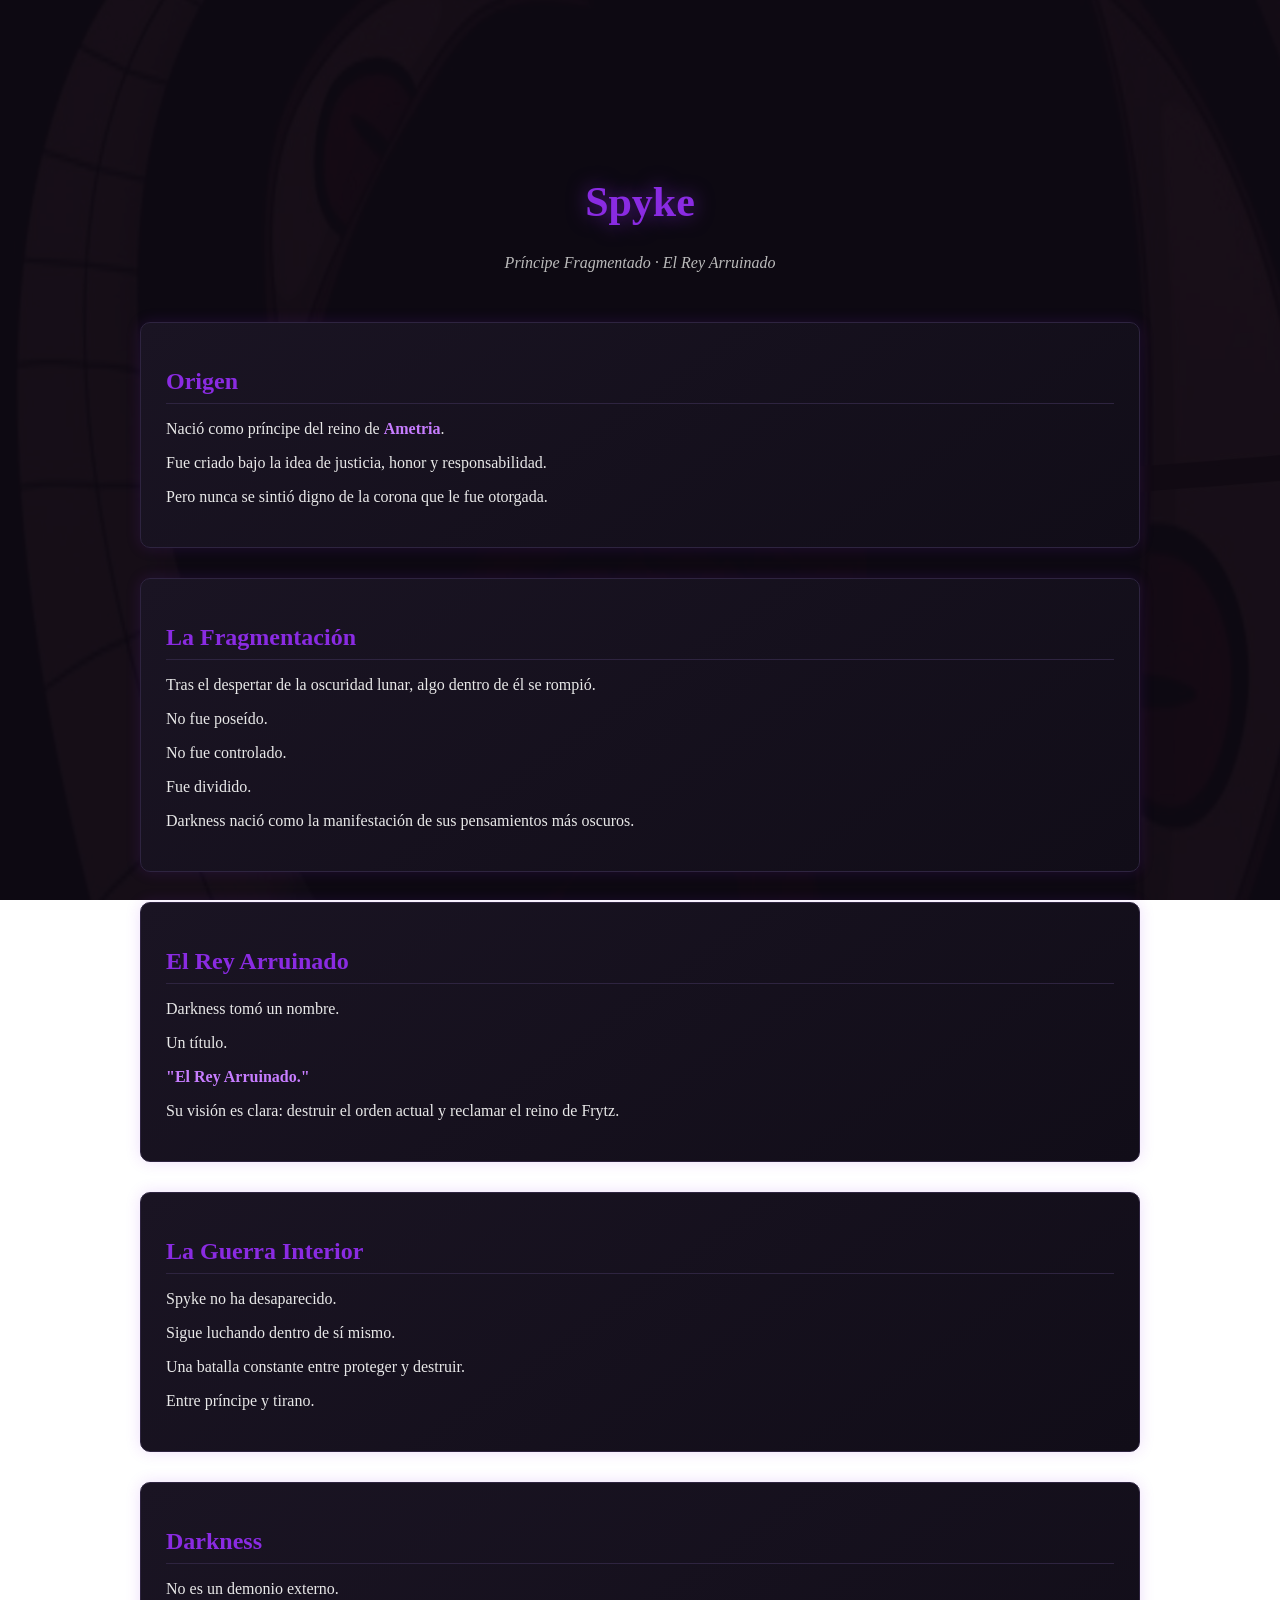
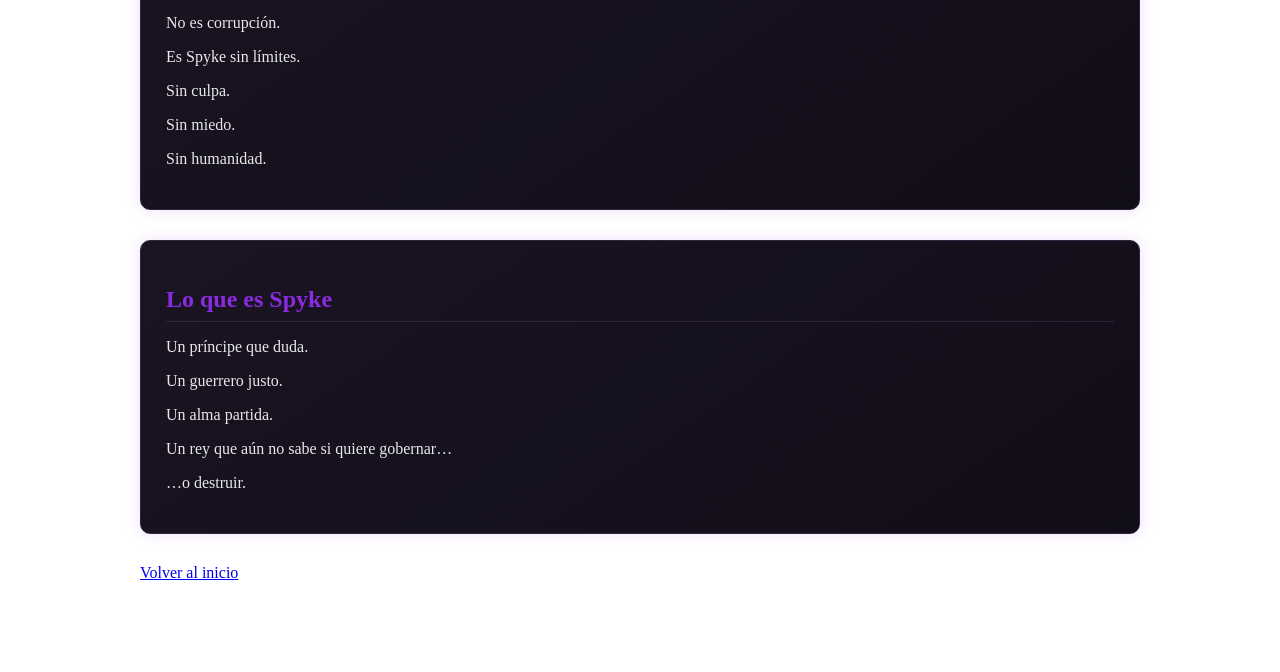
<file: spyke.html>
<!DOCTYPE html>
<html lang="es">
<head>
<meta charset="UTF-8">
<title>Spyke | El Rey Arruinado</title>

<style>
body{
    margin:0;
    padding:0;
    font-family: 'Georgia', serif;
    background:url("fondo de spyke.jpg") center/cover no-repeat fixed;
    color:#e8e8e8;
    position:relative;
}

body::before{
    content:"";
    position:fixed;
    inset:0;
    background:rgba(15,10,20,0.92);
    z-index:-1;
}

.profile-container{
    max-width:1000px;
    margin:120px auto 60px auto;
    padding:30px;
}

.profile-header{
    text-align:center;
    margin-bottom:50px;
}

.profile-header h1{
    font-size:42px;
    color:#8a2be2;
    text-shadow:0 0 20px rgba(138,43,226,0.6);
}

.profile-header p{
    font-style:italic;
    color:#bbb;
}

.profile-section{
    background:linear-gradient(145deg,#1a1423,#110d18);
    padding:25px;
    margin-bottom:30px;
    border-radius:10px;
    border:1px solid #2e2440;
    box-shadow:0 0 15px rgba(138,43,226,0.15);
    transition:0.3s;
}

.profile-section:hover{
    box-shadow:0 0 25px rgba(138,43,226,0.4);
    transform:translateY(-3px);
}

.profile-section h2{
    color:#8a2be2;
    border-bottom:1px solid #2e2440;
    padding-bottom:8px;
    margin-bottom:15px;
}

.highlight{
    color:#c77dff;
    font-weight:bold;
}

.back-btn{
    display:inline-block;
    margin-top:30px;
    padding:12px 25px;
    background:#8a2be2;
    text-decoration:none;
    color:white;
    border-radius:6px;
    transition:0.3s;
    box-shadow:0 0 15px rgba(138,43,226,0.4);
}

.back-btn:hover{
    background:#c77dff;
    transform:scale(1.05);
}
</style>
</head>

<body>

<div class="profile-container">

<div class="profile-header">
    <h1>Spyke</h1>
    <p><em>Príncipe Fragmentado · El Rey Arruinado</em></p>
</div>

<div class="profile-section">
<h2>Origen</h2>
<p>Nació como príncipe del reino de <span class="highlight">Ametria</span>.</p>
<p>Fue criado bajo la idea de justicia, honor y responsabilidad.</p>
<p>Pero nunca se sintió digno de la corona que le fue otorgada.</p>
</div>

<div class="profile-section">
<h2>La Fragmentación</h2>
<p>Tras el despertar de la oscuridad lunar, algo dentro de él se rompió.</p>
<p>No fue poseído.</p>
<p>No fue controlado.</p>
<p>Fue dividido.</p>
<p>Darkness nació como la manifestación de sus pensamientos más oscuros.</p>
</div>

<div class="profile-section">
<h2>El Rey Arruinado</h2>
<p>Darkness tomó un nombre.</p>
<p>Un título.</p>
<p class="highlight">"El Rey Arruinado."</p>
<p>Su visión es clara: destruir el orden actual y reclamar el reino de Frytz.</p>
</div>

<div class="profile-section">
<h2>La Guerra Interior</h2>
<p>Spyke no ha desaparecido.</p>
<p>Sigue luchando dentro de sí mismo.</p>
<p>Una batalla constante entre proteger y destruir.</p>
<p>Entre príncipe y tirano.</p>
</div>

<div class="profile-section">
<h2>Darkness</h2>
<p>No es un demonio externo.</p>
<p>No es corrupción.</p>
<p>Es Spyke sin límites.</p>
<p>Sin culpa.</p>
<p>Sin miedo.</p>
<p>Sin humanidad.</p>
</div>

<div class="profile-section">
<h2>Lo que es Spyke</h2>
<p>Un príncipe que duda.</p>
<p>Un guerrero justo.</p>
<p>Un alma partida.</p>
<p>Un rey que aún no sabe si quiere gobernar…</p>
<p>…o destruir.</p>
</div>
   <a href="index.html">Volver al inicio</a>

</div>

</body>
</html>
</file>
<file: Estilo.css>
*{
    margin:0;
    padding:0;
    box-sizing:border-box;
}

html{
    scroll-behavior:smooth;
}

body{
    font-family: Arial, sans-serif;
    background:#0b0b0b;
    color:white;
}




.navbar{
    position:fixed;
    top:0;
    width:100%;
    display:flex;
    justify-content:space-between;
    align-items:center;
    padding:15px 40px;
    background:rgba(0,0,0,0.9);
    backdrop-filter:blur(6px);
    z-index:1000;
}

.nav-left{
    display:flex;
    align-items:center;
    gap:12px;
}

.logo{
    height:35px;
}

.brand-name{
    font-weight:bold;
    font-size:18px;
    color:#ff4500;
}

.nav-right a{
    color:white;
    text-decoration:none;
    margin-left:25px;
    transition:0.3s;
}

.nav-right a:hover{
    color:#ff4500;
}




.hero{
    height:100vh;
    display:flex;
    justify-content:center;
    align-items:center;
    text-align:center;
    background:url("fondo de arv.png") center/cover no-repeat;
    position:relative;
    margin-top:80px;
}

.hero::before{
    content:"";
    position:absolute;
    width:100%;
    height:100%;
    background:rgba(0,0,0,0.7);
}

.hero-content{
    position:relative;
    z-index:2;
    max-width:800px;
    padding:20px;
}

.main-logo{
    width:80%;
    max-width:600px;
    margin:0 auto 20px auto;
    display:block;
}

.subtitle{
    margin-bottom:30px;
    font-size:18px;
}

.btn{
    padding:12px 25px;
    background:#ff2a2a;
    border:none;
    cursor:pointer;
    color:white;
    font-weight:bold;
    transition:0.3s;
    border-radius:6px;
}

.btn:hover{
    background:#ff4500;
    box-shadow:0 0 15px #ff4500;
}




.section{
    padding:100px 10%;
    text-align:center;
}

h2{
    margin-bottom:40px;
    color:#ff4500;
}



.grid{
    display:grid;
    grid-template-columns:repeat(auto-fit,minmax(250px,1fr));
    gap:20px;
}

.card{
    background:#1c1c1c;
    padding:25px;
    border:1px solid #333;
    border-radius:8px;
    transition:0.3s;
}

.card:hover{
    border-color:#ff4500;
    transform:translateY(-5px);
}

.online{
    color:#00ff88;
    font-weight:bold;
}



.server-section{
    display:flex;
    gap:60px;
    align-items:flex-start;
}

.server-main{
    flex:2;
}

.server-sidebar{
    flex:1;
    background:linear-gradient(180deg,#141414,#0c0c0c);
    padding:30px;
    border-radius:15px;
    border:1px solid #2a2a2a;
    height:fit-content;
    box-shadow:0 0 25px rgba(255,70,0,0.15);
    text-align:left;
}

.server-sidebar h3{
    color:#ff4d00;
    margin-bottom:20px;
    text-align:center;
}

.server-sidebar ul{
    list-style:none;
    padding:0;
}

.server-sidebar li{
    padding:12px 0;
    border-bottom:1px solid #222;
    color:#ccc;
    transition:0.3s;
}

.server-sidebar li:hover{
    color:white;
    transform:translateX(5px);
}

.rule-note{
    margin-top:20px;
    font-size:14px;
    color:#888;
}



.players-container{
    display:grid;
    grid-template-columns:repeat(2, 1fr);
    gap:30px;
    max-width:1100px;
    margin:0 auto;
}

.player-row{
    display:flex;
    align-items:center;
    gap:20px;
    background:#1a1a1a;
    padding:20px;
    border-radius:12px;
    border:1px solid #333;
    transition:0.3s;
}

.player-row:hover{
    border-color:#ff4500;
    transform:translateY(-5px);
}

.player-row img{
    width:130px;
    height:130px;
    object-fit:cover;
    border-radius:10px;
}

.player-info{
    flex:1;
    text-align:left;
}

.player-info h3{
    color:#ff4500;
    margin-bottom:8px;
}

.player-info p{
    color:#ccc;
    margin-bottom:12px;
}

.player-btn{
    display:inline-block;
    padding:8px 16px;
    background:#ff2a2a;
    color:white;
    text-decoration:none;
    border-radius:6px;
    transition:0.3s;
}

.player-btn:hover{
    background:#ff4500;
}


footer{
    padding:30px;
    text-align:center;
    background:#111;
    margin-top:50px;
    border-top:1px solid #222;
}


.character-page{
    margin-top:120px;
    max-width:900px;
    margin-left:auto;
    margin-right:auto;
    text-align:left;
    padding:50px;
    background:#111;
    border-radius:16px;
    border:1px solid #222;
    box-shadow:0 0 40px rgba(255, 69, 0, 0.08);
    animation:fadeIn 0.8s ease;
}

.character-page h2{
    text-align:center;
    font-size:32px;
    margin-bottom:20px;
}

.character-page h3{
    margin-top:40px;
    margin-bottom:15px;
    color:#ff4500;
    font-size:22px;
    border-left:4px solid #ff4500;
    padding-left:10px;
}

.character-image{
    width:100%;
    max-width:400px;
    display:block;
    margin:30px auto;
    border-radius:16px;
    transition:0.4s;
}

.character-image:hover{
    transform:scale(1.03);
    box-shadow:0 0 30px rgba(255, 69, 0, 0.4);
}

.character-page p{
    margin-bottom:18px;
    line-height:1.7;
    color:#ddd;
}

.character-page ul{
    margin-left:25px;
    margin-top:10px;
    margin-bottom:20px;
}

.character-page li{
    margin-bottom:8px;
}

.character-quote{
    font-style:italic;
    text-align:center;
    margin-top:50px;
    font-size:18px;
    color:#aaa;
}

@keyframes fadeIn{
    from{
        opacity:0;
        transform:translateY(20px);
    }
    to{
        opacity:1;
        transform:translateY(0);
    }
}




@media(max-width:1000px){

    .server-section{
        flex-direction:column;
    }

    .players-container{
        grid-template-columns:1fr;
    }

    .player-row{
        flex-direction:column;
        text-align:center;
    }

    .player-info{
        text-align:center;
    }

    .navbar{
        flex-direction:column;
        gap:10px;
    }

    .nav-right{
        display:flex;
        flex-wrap:wrap;
        justify-content:center;
        gap:15px;
    }

    .nav-right a{
        margin-left:0;
    }
}
</file>
